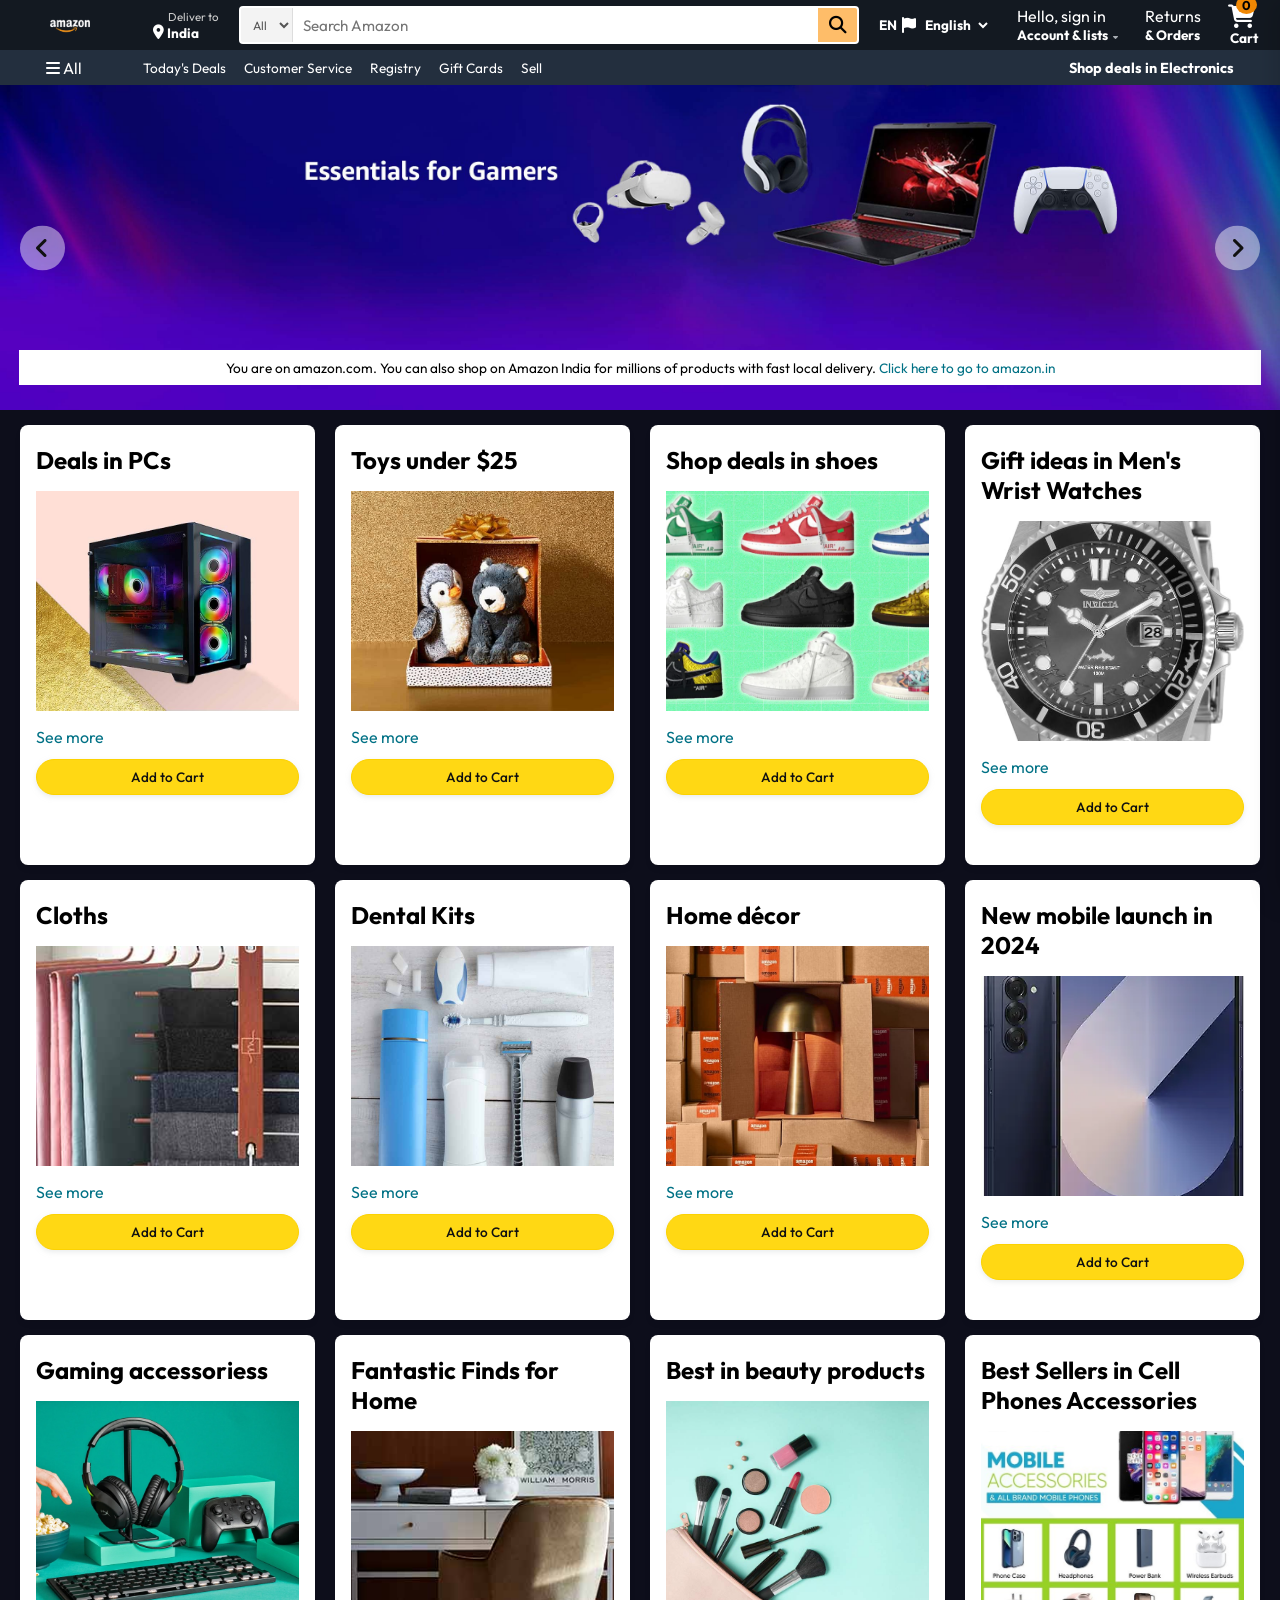
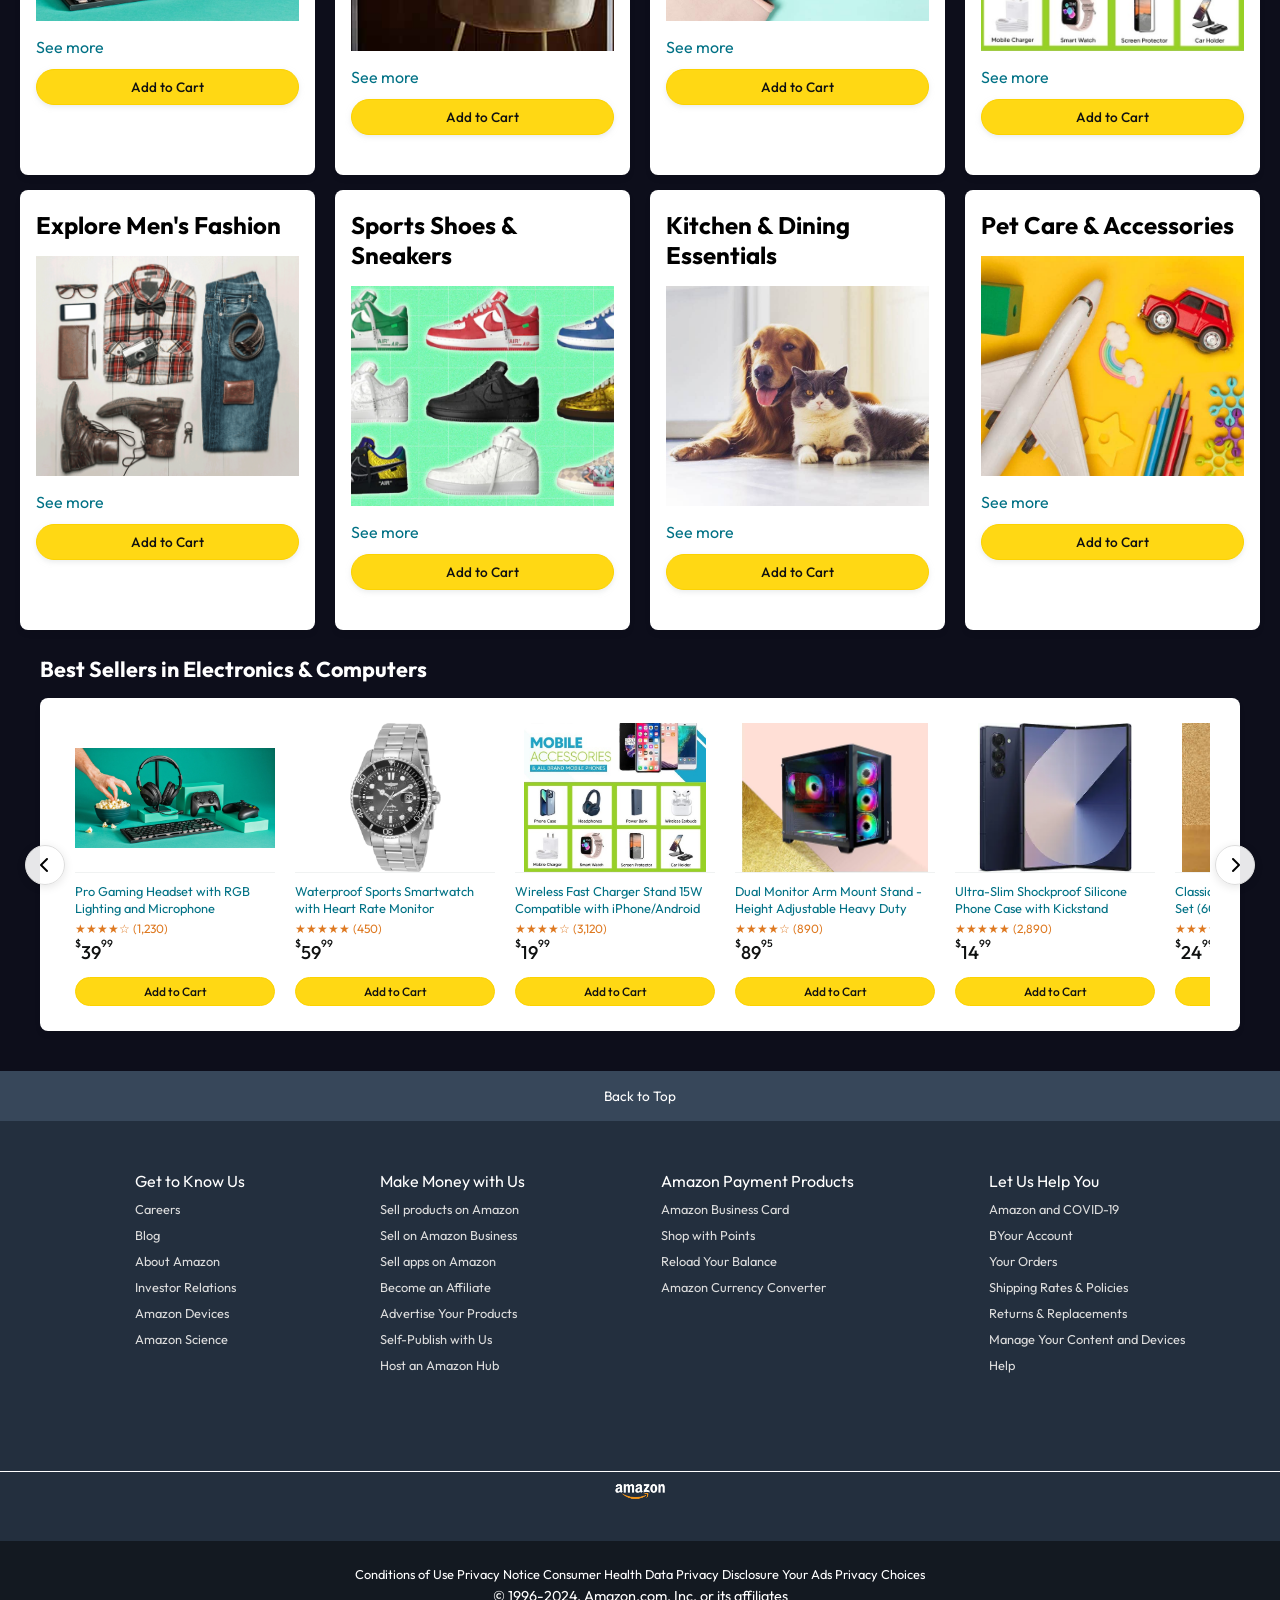
<file: index.html>
<!DOCTYPE html>
<html lang="en">

<head>
    <meta charset="UTF-8">
    <meta name="viewport" content="width=device-width, initial-scale=1.0">
    <title>Amazon Clone - Shop Online</title>
    <!-- Google Fonts (Outfit) -->
    <link rel="preconnect" href="https://fonts.googleapis.com">
    <link rel="preconnect" href="https://fonts.gstatic.com" crossorigin>
    <link href="https://fonts.googleapis.com/css2?family=Outfit:wght@300;400;500;600;700&display=swap" rel="stylesheet">
    <!-- FontAwesome Icons -->
    <link rel="stylesheet" href="https://cdnjs.cloudflare.com/ajax/libs/font-awesome/6.6.0/css/all.min.css">
    <link rel="stylesheet" href="style.css">
    <!-- Interactive Logic Script -->
    <script src="script.js" defer></script>
</head>


<body>
    <header>
        <!-- Navbar -->
        <div class="navbar">
            <div class="nav-logo border">
                <div class="logo"></div>
            </div>

            <div class="nav-address border">
                <p class="add-first">Deliver to</p>
                <div class="add-icon">
                    <i class="fa-solid fa-location-dot"></i>
                    <p class="add-second">India</p>
                </div>
            </div>

            <div class="nav-search">
                <select class="Search-select">
                    <option>All</option>
                </select>
                <input placeholder="Search Amazon" class="search-input">
                <div class="search-icon">
                    <i class="fa-solid fa-magnifying-glass" style="color: #000000;"></i>
                </div>
            </div>

            <!-- Dropdown flags -->
            <!-- <label for="cars">select</label>
            <select name="cars" id="cars">
                <option value="volvo">Volvo</option>
                <option value="saab">Saab</option>
                <option value="opel">Opel</option>
                <option value="audi">Audi</option>
            </select> -->
             <div class="nav-language border">
                <p>EN</p>
                <i class="fa-solid fa-flag"></i>
                <select name="language" id="language">
                    <option value="English">English</option>
                    <option value="Hindi">Hindi</option>
                    <option value="deutsch">Deutsch</option>
                    <option value="한국어">한국어</option>
                </select> 
                <!-- <i class="fa-solid fa-caret-down" style="color: #bdbfc1;"></i> -->
                </div>

            <div class="nav-singin border dropdown-trigger">
                <p><span>Hello, sign in</span></p>
                <p class="nav-second">Account & lists <i class="fa-solid fa-caret-down" style="font-size: 8px; color: #a7acb2; margin-left: 2px;"></i></p>
                
                <!-- Account Hover Dropdown -->
                <div class="account-dropdown">
                    <div class="dropdown-signin-btn-wrap">
                        <button class="dropdown-signin-btn">Sign in</button>
                        <p class="dropdown-new-cust">New customer? <a href="#">Start here.</a></p>
                    </div>
                    <div class="dropdown-lists-wrap">
                        <div class="dropdown-col">
                            <h3>Your Lists</h3>
                            <a href="#">Create a List</a>
                            <a href="#">Find a List or Registry</a>
                        </div>
                        <div class="dropdown-col">
                            <h3>Your Account</h3>
                            <a href="#">Your Account</a>
                            <a href="#">Orders</a>
                            <a href="#">Recommendations</a>
                            <a href="#">Browsing History</a>
                            <a href="#">Sign Out</a>
                        </div>
                    </div>
                </div>
            </div>

            <div class="nav-return border">
                <p><span>Returns</span></p>
                <p class="nav-second">& Orders</p>
            </div>

            <div class="nav-cart border">
                <i class="fa-duotone fa-solid fa-cart-shopping"></i>
                Cart
            </div>
            </div>
            <!-- navbar close  -->
            
            <div class="panel">
                <div class="panel-all">
                    <i class="fa-solid fa-bars"></i>
                    All
                </div>
            
               <div class="panel-ops">
                <p>Today's Deals</p>
                <p>Customer Service</p>
                <p>Registry</p>
                <p>Gift Cards</p>
                <p>Sell</p>
            </div>
            <div class="panel-deals">
                Shop deals in Electronics
            </div>
        </div>
    </header>
    <!-- panel close  -->
     <div class="hero-section">
        <div class="hero-msg">
            <p>You are on amazon.com. You can also shop on Amazon India for millions of products with fast local delivery. <a>Click here to go to amazon.in</a></p>
        </div>
     </div>

     <div class="shop-section">
        <div class="box1 box">
           <div class="box-content">
            <h2>Deals in PCs</h2>
            <div class="box-img" style="background-image: url('pc-img.jpg');"></div>
            <p><a>See more</a></p>
           </div>
        </div>
        <div class="box2 box">
            <div class="box-content">
                <h2>Toys under $25</h2>
                <div class="box-img" style="background-image: url('toy.jpg');"></div>
                <p>See more</p>
               </div>
        </div>
        <div class="box3 box">
            <div class="box-content">
                <h2>Shop deals in shoes</h2>
                <div class="box-img" style="background-image: url('Nike-Louis-Vuitton-2.webp');"></div>
                <p>See more</p>
               </div>
        </div>
        <div class="box4 box">
            <div class="box-content">
            <h2>Gift ideas in Men's Wrist Watches</h2>
            <div class="box-img" style="background-image: url('watch.jpg');"></div>
            <p>See more</p>
           </div>
           
        </div>
        <div class="box5 box">
            <div class="box-content">
            <h2>Cloths</h2>
            <div class="box-img" style="background-image: url('box1_image.jpg');"></div>
            <p>See more</p>
           </div>
     </div>
     <div class="box6 box">
        <div class="box-content">
        <h2>Dental Kits</h2>
        <div class="box-img" style="background-image: url('box2_image.jpg');"></div>
        <p>See more</p>
       </div>
       </div>
       <div class="box7 box">
        <div class="box-content">
        <h2>Home décor</h2>
        <div class="box-img" style="background-image: url('home.jpg');"></div>
        <p>See more</p>
       </div>
    </div>
       <div class="box8 box">
        <div class="box-content">
        <h2>New mobile launch in 2024</h2>
        <div class="box-img" style="background-image: url('phone');"></div>
        <p>See more</p>
       </div>
    </div>
    <div class="box9 box">
        <div class="box-content">
        <h2>Gaming accessoriess</h2>
        <div class="box-img" style="background-image: url('gaming');"></div>
        <p>See more</p>
       </div>
 </div>
 <div class="box10 box">
    <div class="box-content">
    <h2>Fantastic Finds for Home</h2>
    <div class="box-img" style="background-image: url('box3_image.jpg');"></div>
    <p>See more</p>
   </div>
</div>
   <div class="box11 box">
    <div class="box-content">
    <h2>Best in beauty products</h2>
    <div class="box-img" style="background-image: url('box5_image.jpg');"></div>
    <p>See more</p>
   </div>
</div>
   <div class="box12 box">
    <div class="box-content">
    <h2>Best Sellers in Cell Phones Accessories</h2>
    <div class="box-img" style="background-image: url('mobile\ accessories.jpg');"></div>
    <p>See more</p>
   </div>
</div>
   <div class="box13 box">
    <div class="box-content">
    <h2>Explore Men's Fashion</h2>
    <div class="box-img" style="background-image: url('mens shop');"></div>
    <p>See more</p>
   </div>
</div>
   <div class="box14 box">
    <div class="box-content">
    <h2>Sports Shoes & Sneakers</h2>
    <div class="box-img" style="background-image: url('nike');"></div>
    <p>See more</p>
   </div>
</div>
   <div class="box15 box">
    <div class="box-content">
    <h2>Kitchen & Dining Essentials</h2>
    <div class="box-img" style="background-image: url('box6_image.jpg');"></div>
    <p>See more</p>
   </div>
</div>
   <div class="box16 box">
    <div class="box-content">
    <h2>Pet Care & Accessories</h2>
    <div class="box-img" style="background-image: url('box7_image.jpg');"></div>
    <p>See more</p>
   </div>
</div>
</div>

    <!-- Best Sellers Carousel Section -->
    <div class="carousel-section">
        <h2>Best Sellers in Electronics & Computers</h2>
        <div class="carousel-container">
            <button class="carousel-control prev" id="carousel-prev"><i class="fa-solid fa-chevron-left"></i></button>
            <div class="carousel-track" id="carousel-track">
                <!-- Carousel items -->
                <div class="carousel-item">
                    <div class="carousel-img-wrap" style="background-image: url('gaming');"></div>
                    <div class="carousel-info">
                        <a href="#" class="carousel-title">Pro Gaming Headset with RGB Lighting and Microphone</a>
                        <div class="carousel-rating">★★★★☆ (1,230)</div>
                        <div class="carousel-price"><sup>$</sup>39<sup>99</sup></div>
                        <button class="carousel-add-btn" data-product-id="c1" data-product-name="Pro Gaming Headset" data-product-price="39.99" data-product-img="gaming">Add to Cart</button>
                    </div>
                </div>
                <div class="carousel-item">
                    <div class="carousel-img-wrap" style="background-image: url('watch.jpg');"></div>
                    <div class="carousel-info">
                        <a href="#" class="carousel-title">Waterproof Sports Smartwatch with Heart Rate Monitor</a>
                        <div class="carousel-rating">★★★★★ (450)</div>
                        <div class="carousel-price"><sup>$</sup>59<sup>99</sup></div>
                        <button class="carousel-add-btn" data-product-id="c2" data-product-name="Sports Smartwatch" data-product-price="59.99" data-product-img="watch.jpg">Add to Cart</button>
                    </div>
                </div>
                <div class="carousel-item">
                    <div class="carousel-img-wrap" style="background-image: url('mobile accessories.jpg');"></div>
                    <div class="carousel-info">
                        <a href="#" class="carousel-title">Wireless Fast Charger Stand 15W Compatible with iPhone/Android</a>
                        <div class="carousel-rating">★★★★☆ (3,120)</div>
                        <div class="carousel-price"><sup>$</sup>19<sup>99</sup></div>
                        <button class="carousel-add-btn" data-product-id="c3" data-product-name="Wireless Fast Charger" data-product-price="19.99" data-product-img="mobile accessories.jpg">Add to Cart</button>
                    </div>
                </div>
                <div class="carousel-item">
                    <div class="carousel-img-wrap" style="background-image: url('pc-img.jpg');"></div>
                    <div class="carousel-info">
                        <a href="#" class="carousel-title">Dual Monitor Arm Mount Stand - Height Adjustable Heavy Duty</a>
                        <div class="carousel-rating">★★★★☆ (890)</div>
                        <div class="carousel-price"><sup>$</sup>89<sup>95</sup></div>
                        <button class="carousel-add-btn" data-product-id="c4" data-product-name="Dual Monitor Arm Stand" data-product-price="89.95" data-product-img="pc-img.jpg">Add to Cart</button>
                    </div>
                </div>
                <div class="carousel-item">
                    <div class="carousel-img-wrap" style="background-image: url('phone');"></div>
                    <div class="carousel-info">
                        <a href="#" class="carousel-title">Ultra-Slim Shockproof Silicone Phone Case with Kickstand</a>
                        <div class="carousel-rating">★★★★★ (2,890)</div>
                        <div class="carousel-price"><sup>$</sup>14<sup>99</sup></div>
                        <button class="carousel-add-btn" data-product-id="c5" data-product-name="Silicone Phone Case" data-product-price="14.99" data-product-img="phone">Add to Cart</button>
                    </div>
                </div>
                <div class="carousel-item">
                    <div class="carousel-img-wrap" style="background-image: url('toy.jpg');"></div>
                    <div class="carousel-info">
                        <a href="#" class="carousel-title">Classic Educational Stacking Blocks Set (60-Pieces)</a>
                        <div class="carousel-rating">★★★★☆ (1,450)</div>
                        <div class="carousel-price"><sup>$</sup>24<sup>99</sup></div>
                        <button class="carousel-add-btn" data-product-id="c6" data-product-name="Educational Stacking Blocks" data-product-price="24.99" data-product-img="toy.jpg">Add to Cart</button>
                    </div>
                </div>
                <div class="carousel-item">
                    <div class="carousel-img-wrap" style="background-image: url('Nike-Louis-Vuitton-2.webp');"></div>
                    <div class="carousel-info">
                        <a href="#" class="carousel-title">Comfort Running Sneakers Lightweight Athletic Training Shoes</a>
                        <div class="carousel-rating">★★★★★ (720)</div>
                        <div class="carousel-price"><sup>$</sup>79<sup>99</sup></div>
                        <button class="carousel-add-btn" data-product-id="c7" data-product-name="Comfort Running Sneakers" data-product-price="79.99" data-product-img="Nike-Louis-Vuitton-2.webp">Add to Cart</button>
                    </div>
                </div>
            </div>
            <button class="carousel-control next" id="carousel-next"><i class="fa-solid fa-chevron-right"></i></button>
        </div>
    </div>

   <footer>
    <div class="foot-panel1">
    Back to Top
    </div>
    <div class="foot-panel2">
        <ul>
            <p>Get to Know Us</p>
            <a>Careers</a>
            <a>Blog</a>
            <a>About Amazon</a>
            <a>Investor Relations</a>
            <a>Amazon Devices</a>
            <a>Amazon Science</a>
        </ul>
        <ul>
            <p>Make Money with Us</p>
            <a>Sell products on Amazon</a>
            <a>Sell on Amazon Business</a>
            <a>Sell apps on Amazon</a>
            <a>Become an Affiliate</a>
            <a>Advertise Your Products</a>
            <a>Self-Publish with Us</a>
            <a>Host an Amazon Hub</a>
        </ul>
        <ul>
            <p>Amazon Payment Products</p>
            <a>Amazon Business Card</a>
            <a> Shop with Points</a>
            <a>Reload Your Balance</a>
            <a> Amazon Currency Converter</a>
        </ul>
        <ul>
            <p>Let Us Help You</p>
            <a>Amazon and COVID-19</a>
            <a>BYour Account</a>
            <a>Your Orders</a>
            <a>Shipping Rates & Policies</a>
            <a>Returns & Replacements</a>
            <a> Manage Your Content and Devices</a>
            <a>Help</a>
        </ul>
    </div>
    <div class="foot-panel3">
        <div class="logo">

        </div>
    </div>

    <div class="foot-panel4">
        <div class="pages">
            <a>Conditions of Use</a>
            <a>Privacy Notice</a>
            <a>Consumer Health Data Privacy Disclosure</a>
            <a> Your Ads Privacy Choices</a> 
        </div>
        <div class="copywrite">
            © 1996-2024, Amazon.com, Inc. or its affiliates
        </div>
    </div>
    <!-- Cart Drawer -->
    <div id="cart-drawer" class="cart-drawer">
        <div class="cart-drawer-header">
            <h2>Shopping Cart</h2>
            <span class="close-cart-drawer" id="close-cart-drawer">&times;</span>
        </div>
        <div class="cart-drawer-items" id="cart-drawer-items">
            <p class="empty-cart-msg">Your cart is empty.</p>
        </div>
        <div class="cart-drawer-footer" id="cart-drawer-footer">
            <div class="cart-subtotal">
                <span>Subtotal:</span>
                <span id="cart-subtotal-val">$0.00</span>
            </div>
            <button class="checkout-btn">Proceed to Checkout</button>
        </div>
    </div>
    <div id="cart-drawer-overlay" class="cart-drawer-overlay" id="cart-drawer-overlay"></div>

    <!-- Search Suggestions container -->
    <div id="search-suggestions" class="search-suggestions-dropdown"></div>

   </footer>
 </body>
</html>
</file>
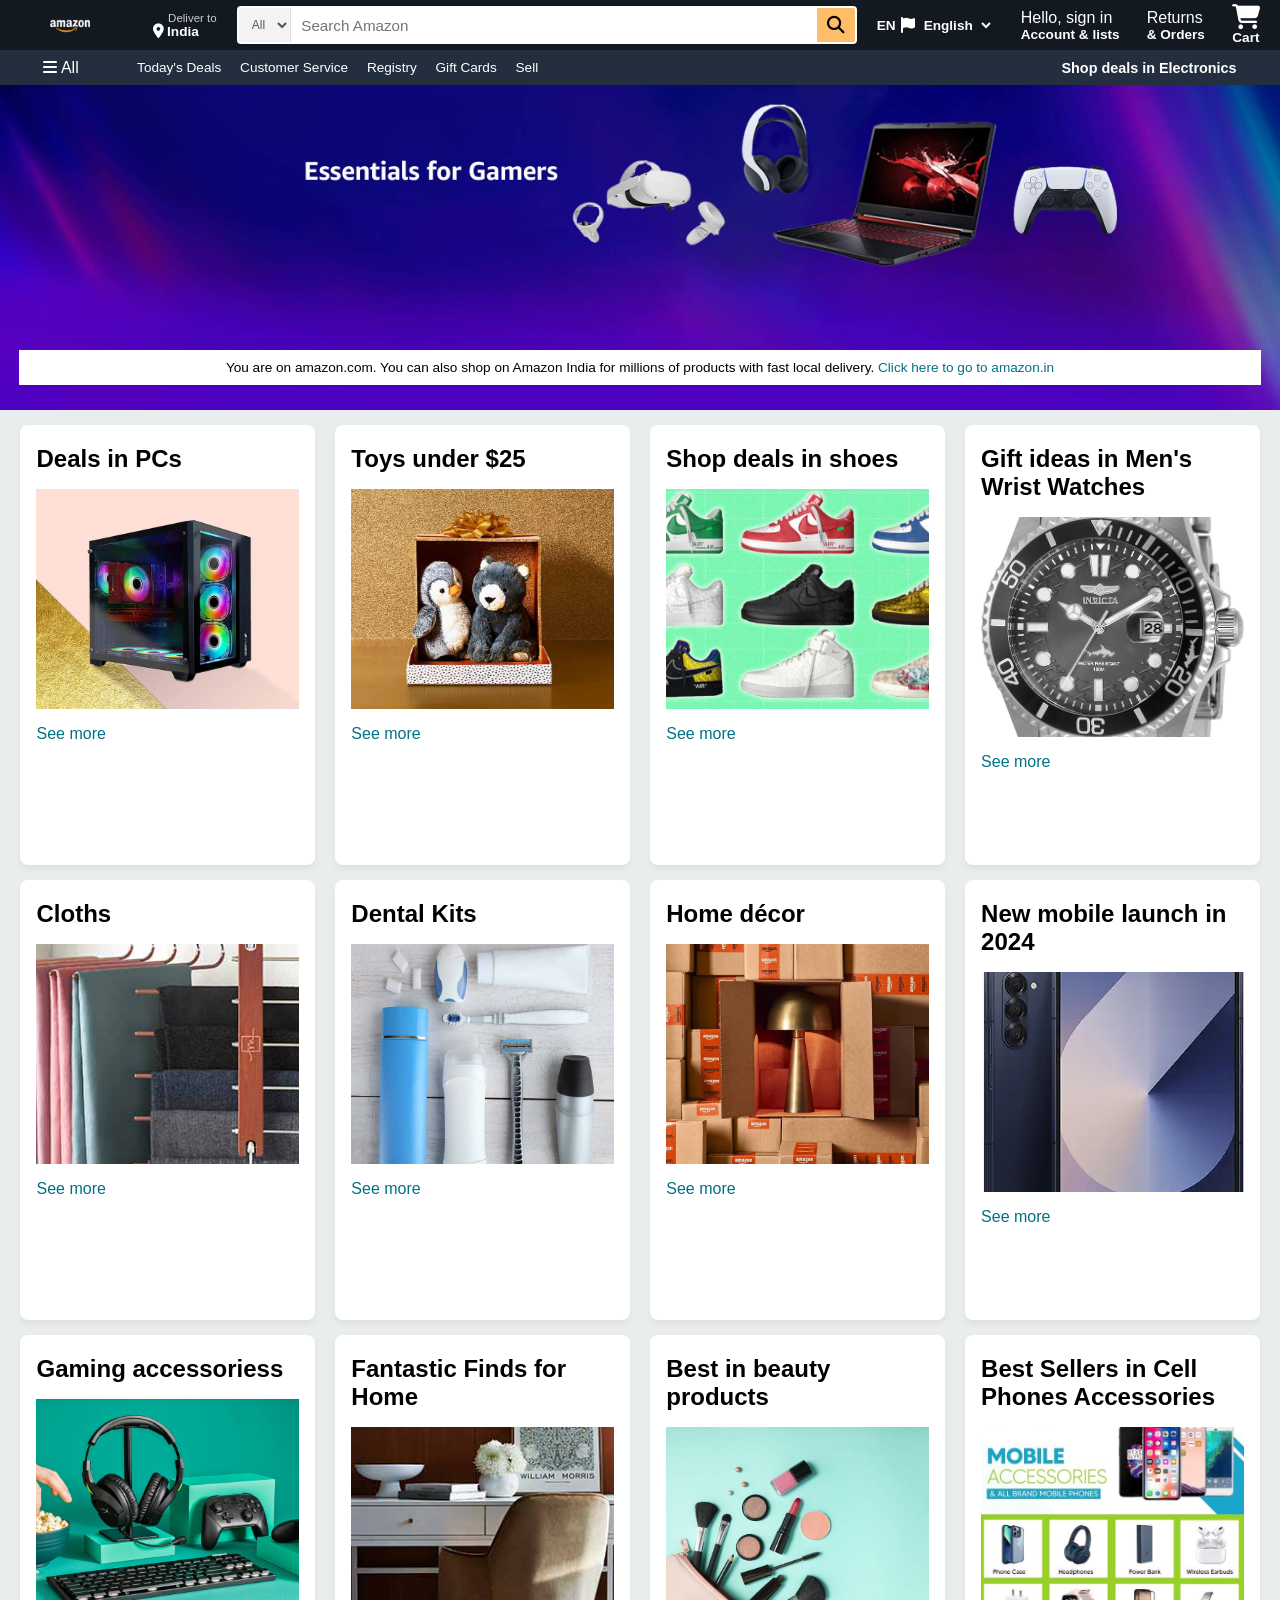
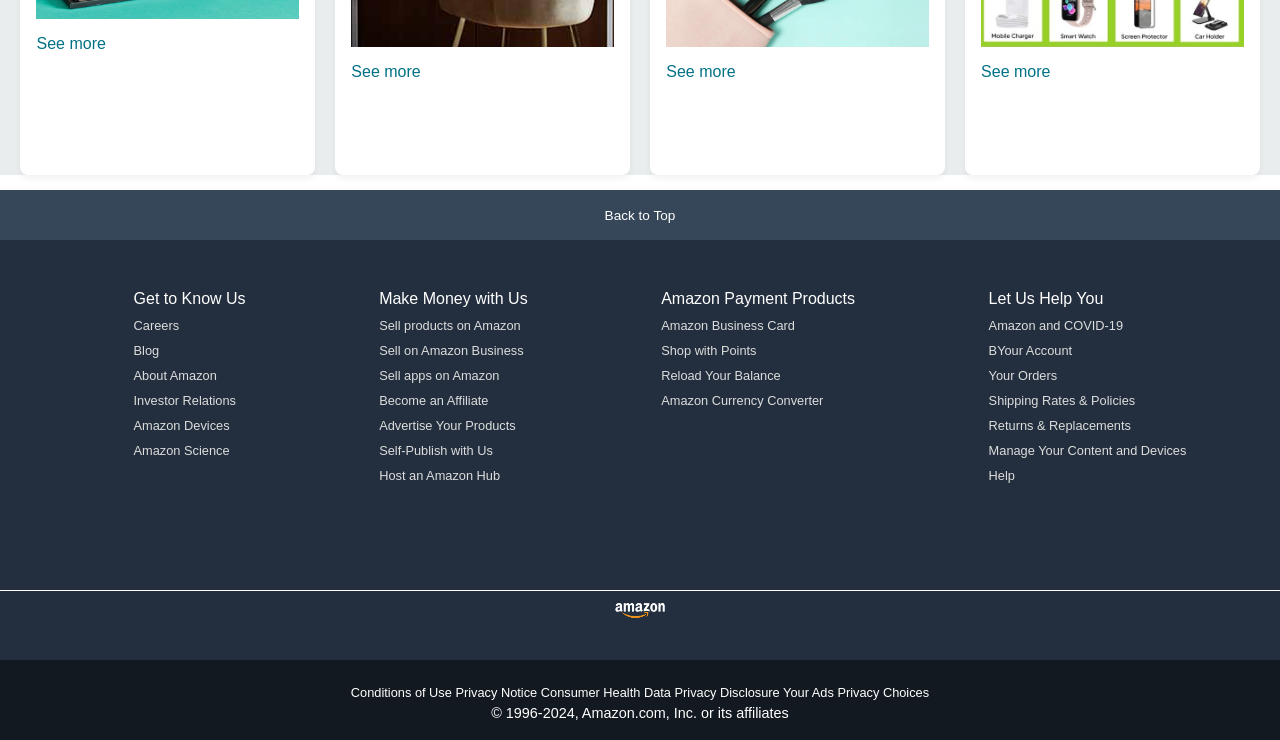
<file: amazon.html>
<!DOCTYPE html>
<html lang="en">

<head>
    <meta charset="UTF-8">
    <meta name="viewport" content="width=device-width, initial-scale=1.0">
    <title>Amazon</title>
    <link rel="stylesheet" href="https://cdnjs.cloudflare.com/ajax/libs/font-awesome/6.6.0/css/all.min.css">
    <link rel="stylesheet" href="style.css">
</head>

<body>
    <header>
        <!-- Navbar -->
        <div class="navbar">
            <div class="nav-logo border">
                <div class="logo"></div>
            </div>

            <div class="nav-address border">
                <p class="add-first">Deliver to</p>
                <div class="add-icon">
                    <i class="fa-solid fa-location-dot"></i>
                    <p class="add-second">India</p>
                </div>
            </div>

            <div class="nav-search">
                <select class="Search-select">
                    <option>All</option>
                </select>
                <input placeholder="Search Amazon" class="search-input">
                <div class="search-icon">
                    <i class="fa-solid fa-magnifying-glass" style="color: #000000;"></i>
                </div>
            </div>

            <!-- Dropdown flags -->
            <!-- <label for="cars">select</label>
            <select name="cars" id="cars">
                <option value="volvo">Volvo</option>
                <option value="saab">Saab</option>
                <option value="opel">Opel</option>
                <option value="audi">Audi</option>
            </select> -->
             <div class="nav-language border">
                <p>EN</p>
                <i class="fa-solid fa-flag"></i>
                <select name="language" id="language">
                    <option value="English">English</option>
                    <option value="Hindi">Hindi</option>
                    <option value="deutsch">Deutsch</option>
                    <option value="한국어">한국어</option>
                </select> 
                <!-- <i class="fa-solid fa-caret-down" style="color: #bdbfc1;"></i> -->
                </div>

            <div class="nav-singin border">
                <p><span>Hello, sign in</span></p>
                <p class="nav-second">Account & lists</p>
            </div>

            <div class="nav-return border">
                <p><span>Returns</span></p>
                <p class="nav-second">& Orders</p>
            </div>

            <div class="nav-cart border">
                <i class="fa-duotone fa-solid fa-cart-shopping"></i>
                Cart
            </div>
            </div>
            <!-- navbar close  -->
            
            <div class="panel">
                <div class="panel-all">
                    <i class="fa-solid fa-bars"></i>
                    All
                </div>
            
               <div class="panel-ops">
                <p>Today's Deals</p>
                <p>Customer Service</p>
                <p>Registry</p>
                <p>Gift Cards</p>
                <p>Sell</p>
            </div>
            <div class="panel-deals">
                Shop deals in Electronics
            </div>
        </div>
    </header>
    <!-- panel close  -->
     <div class="hero-section">
        <div class="hero-msg">
            <p>You are on amazon.com. You can also shop on Amazon India for millions of products with fast local delivery. <a>Click here to go to amazon.in</a></p>
        </div>
     </div>

     <div class="shop-section">
        <div class="box1 box">
           <div class="box-content">
            <h2>Deals in PCs</h2>
            <div class="box-img" style="background-image: url('pc-img.jpg');"></div>
            <p><a>See more</a></p>
           </div>
        </div>
        <div class="box2 box">
            <div class="box-content">
                <h2>Toys under $25</h2>
                <div class="box-img" style="background-image: url('toy.jpg');"></div>
                <p>See more</p>
               </div>
        </div>
        <div class="box3 box">
            <div class="box-content">
                <h2>Shop deals in shoes</h2>
                <div class="box-img" style="background-image: url('Nike-Louis-Vuitton-2.webp');"></div>
                <p>See more</p>
               </div>
        </div>
        <div class="box4 box">
            <div class="box-content">
            <h2>Gift ideas in Men's Wrist Watches</h2>
            <div class="box-img" style="background-image: url('watch.jpg');"></div>
            <p>See more</p>
           </div>
           
        </div>
        <div class="box5 box">
            <div class="box-content">
            <h2>Cloths</h2>
            <div class="box-img" style="background-image: url('box1_image.jpg');"></div>
            <p>See more</p>
           </div>
     </div>
     <div class="box6 box">
        <div class="box-content">
        <h2>Dental Kits</h2>
        <div class="box-img" style="background-image: url('box2_image.jpg');"></div>
        <p>See more</p>
       </div>
       </div>
       <div class="box7 box">
        <div class="box-content">
        <h2>Home décor</h2>
        <div class="box-img" style="background-image: url('home.jpg');"></div>
        <p>See more</p>
       </div>
    </div>
       <div class="box8 box">
        <div class="box-content">
        <h2>New mobile launch in 2024</h2>
        <div class="box-img" style="background-image: url('phone');"></div>
        <p>See more</p>
       </div>
    </div>
    <div class="box9 box">
        <div class="box-content">
        <h2>Gaming accessoriess</h2>
        <div class="box-img" style="background-image: url('gaming');"></div>
        <p>See more</p>
       </div>
 </div>
 <div class="box10 box">
    <div class="box-content">
    <h2>Fantastic Finds for Home</h2>
    <div class="box-img" style="background-image: url('box3_image.jpg');"></div>
    <p>See more</p>
   </div>
</div>
   <div class="box11 box">
    <div class="box-content">
    <h2>Best in beauty products</h2>
    <div class="box-img" style="background-image: url('box5_image.jpg');"></div>
    <p>See more</p>
   </div>
</div>
   <div class="box12 box">
    <div class="box-content">
    <h2>Best Sellers in Cell Phones Accessories</h2>
    <div class="box-img" style="background-image: url('mobile\ accessories.jpg');"></div>
    <p>See more</p>
   </div>
</div>
</div>
   <footer>
    <div class="foot-panel1">
    Back to Top
    </div>
    <div class="foot-panel2">
        <ul>
            <p>Get to Know Us</p>
            <a>Careers</a>
            <a>Blog</a>
            <a>About Amazon</a>
            <a>Investor Relations</a>
            <a>Amazon Devices</a>
            <a>Amazon Science</a>
        </ul>
        <ul>
            <p>Make Money with Us</p>
            <a>Sell products on Amazon</a>
            <a>Sell on Amazon Business</a>
            <a>Sell apps on Amazon</a>
            <a>Become an Affiliate</a>
            <a>Advertise Your Products</a>
            <a>Self-Publish with Us</a>
            <a>Host an Amazon Hub</a>
        </ul>
        <ul>
            <p>Amazon Payment Products</p>
            <a>Amazon Business Card</a>
            <a> Shop with Points</a>
            <a>Reload Your Balance</a>
            <a> Amazon Currency Converter</a>
        </ul>
        <ul>
            <p>Let Us Help You</p>
            <a>Amazon and COVID-19</a>
            <a>BYour Account</a>
            <a>Your Orders</a>
            <a>Shipping Rates & Policies</a>
            <a>Returns & Replacements</a>
            <a> Manage Your Content and Devices</a>
            <a>Help</a>
        </ul>
    </div>
    <div class="foot-panel3">
        <div class="logo">

        </div>
    </div>

    <div class="foot-panel4">
        <div class="pages">
            <a>Conditions of Use</a>
            <a>Privacy Notice</a>
            <a>Consumer Health Data Privacy Disclosure</a>
            <a> Your Ads Privacy Choices</a> 
        </div>
        <div class="copywrite">
            © 1996-2024, Amazon.com, Inc. or its affiliates
        </div>
    </div>
   </footer>
</body>
</html>
</file>
<file: style.css>
* {
    margin: 0;
    font-family: 'Outfit', 'Segoe UI', Tahoma, Geneva, Verdana, sans-serif;
    box-sizing: border-box;
}

.navbar{
    height: 50px;
    background-color: #131921;
    color: white;
    display: flex;
    align-items: center;
    justify-content: space-evenly;
}

.nav-logo {
    height: 40px !important;
    width: 120px !important;
}

.logo {
    background-image: url(amazon_logo.png);
    background-size: contain;
    background-repeat: no-repeat;
    background-position: left center;
    height: 100%;
    width: 100%;
    margin-top: 2px;
}

.border {
    border: 1px solid transparent;
    padding: 4px 6px;
    border-radius: 2px;
    cursor: pointer;
    display: flex;
    flex-direction: column;
    justify-content: center;
    height: 38px;
    transition: border-color 0.15s;
}

.border:hover {
    border: 1px solid white;
}

.add-first {
    color: #ccc;
    font-size: 0.72rem;
    margin-left: 15px;
}

.add-second {
    font-size: 0.85rem;
    font-weight: 700;
    margin-left: 3px;
    color: white;
}

.add-icon {
    display: flex;
    align-items: center;
    color: white;
}

.add-icon i {
    font-size: 0.9rem;
}

/** box3 (Search bar) **/
.nav-search {
    display: flex;
    background-color: white;
    width: 620px;
    height: 38px;
    border-radius: 4px;
    border: 2px solid transparent;
    transition: border-color 0.2s, box-shadow 0.2s;
    overflow: hidden;
}

.Search-select {
    background-color: #f3f3f3;
    width: 60px;
    text-align: center;
    border: none;
    font-size: 0.75rem;
    color: #555;
    cursor: pointer;
    outline: none;
    border-right: 1px solid #ddd;
    padding: 0 5px;
    font-family: inherit;
}

.Search-select:hover {
    background-color: #dadada;
    color: #111;
}

.search-input {
    width: 100%;
    font-size: 0.95rem;
    border: none;
    outline: none;
    padding: 0 10px;
    color: #111;
}

.search-icon {
    width: 45px;
    display: flex;
    justify-content: center;
    align-items: center;
    font-size: 1.1rem;
    background-color: #febd69;
    cursor: pointer;
    transition: background-color 0.2s;
}

.search-icon:hover {
    background-color: #f3a847;
}

.nav-search:focus-within {
    border: 2px solid #f08804;
    box-shadow: 0 0 5px rgba(240, 136, 4, 0.4);
}

/** box4 (Language & User info) **/
.span {
    font-size: 0.7rem;
}

.nav-second {
    font-size: 0.85rem;
    font-weight: 700;
}

/* Language selector styling */
.nav-language {
    display: flex;
    flex-direction: row !important;
    align-items: center;
    gap: 5px;
    padding: 4px 6px;
    height: 38px;
}

.nav-language p {
    font-size: 0.85rem;
    font-weight: 700;
    color: white;
}

#language {
    background: transparent;
    border: none;
    color: white;
    font-weight: 700;
    font-size: 0.85rem;
    cursor: pointer;
    outline: none;
    font-family: inherit;
}

#language option {
    color: black;
    background-color: white;
}

/**box 6 (Cart) **/
.nav-cart i {
    font-size: 25px;
}

.nav-cart {
    font-size: 0.85rem;
    font-weight: 700;
}
/* panel */
.panel{
    height: 35px;
    background-color: #232f3e;
    display: flex;
    color: white;
    align-items: center;
    justify-content: space-evenly;
}

.panel-ops p{
    display: inline;
    margin-left: 15px;
}

.panel-ops{
    width: 70%;
    font-size: 0.85rem;
}

.panel-deals{
    font-size: 0.9rem;
    font-weight: 700;
}
/* hero image section */
.hero-section{
    background-image: url("hero_image2.jgp.jpg");
    height: 325px;
    background-size: cover;
    display: flex;
    justify-content: center;
    align-items: flex-end;
}

.hero-msg{
    background-color: white;
    color: black;
    height: 35px;
    display: flex;
    align-items: center;
    justify-content: center;
    font-size: 0.85rem;
    width: 97%;
    margin-bottom: 25px;
}

.hero-msg a{
    color: #007185;
}

/* shop section */
.shop-section{
    display: flex;
    flex-wrap: wrap ;
    justify-content: space-evenly;
    background-color: #eaeded;
}
.box{
    /* border: 2px solid black; */
    height: 440px;
    width: 23%;
    background-color: white;
    padding: 20px 0px 15px;
    margin-top: 15px;
}

.box-img{
    height: 220px;
    background-size: cover;
    background-position: center;
    background-repeat: no-repeat;
    margin-top: 1rem;
    margin-bottom: 1rem;
}


.box-content{
    margin-left: 1rem;
    margin-right: 1rem;
}

.box-content p{
    color: #007185;
}

/* footer */
footer{
    margin-top:15px;
}
.foot-panel1{
    background-color: #37475a;
    color: white;
    height: 50px;
    display:flex;
    justify-content: center;
    align-items: center;
    font-size: 0.85rem;
}
.foot-panel2{
    background-color: #232f3e;
    color: white;
    height: 350px;
    display: flex;
    justify-content: space-evenly;
}

ul{
    margin-top: 50px;
}
ul a{
    display:block;
    font-size: 0.80rem;
    margin-top: 10px;
    color: #dddddd;
}
.foot-panel3{
    background-color:  #232f3e;
    color: white;
    border-top: 0.5px solid white;
    height: 70px;
    display: flex;
    justify-content: center;
}

.logo{
    background-image: url(amazon_logo.png);
    background-size: contain;
    background-repeat: no-repeat;
    background-position: center;
    height: 35px;
    width: 100px;
}
.foot-panel4{
    background-color: #131921;
    color: white;
    height: 80px;

    /* display: flex;
    justify-content: center;
    align-items: center; */
}
.pages{
    font-size: 0.8rem;
    text-align: center;
    padding-top: 25px;
}
.copywrite{
    font-size: 0.9rem;
    text-align: center;
    padding-top: 5px;
}

/* ==========================================
   Modern Animations, Transitions & Enhancements
   ========================================== */

/* Modernizing Card styles */
.box {
    border-radius: 8px;
    box-shadow: 0 4px 6px rgba(0,0,0,0.05);
    transition: transform 0.3s cubic-bezier(0.25, 0.8, 0.25, 1), box-shadow 0.3s ease;
    display: flex;
    flex-direction: column;
    justify-content: space-between;
}

.box:hover {
    transform: translateY(-5px);
    box-shadow: 0 12px 24px rgba(0,0,0,0.15);
}

/* Add to Cart button on cards */
.add-to-cart-btn {
    display: block;
    width: 100%;
    margin-top: 12px;
    padding: 8px 12px;
    background-color: #ffd814;
    border: 1px solid #fcd200;
    border-radius: 100px;
    font-size: 0.85rem;
    font-weight: 500;
    cursor: pointer;
    text-align: center;
    box-shadow: 0 2px 5px rgba(213,217,217,.5);
    transition: background-color 0.2s, transform 0.1s;
    color: #111;
}

.add-to-cart-btn:hover {
    background-color: #f7ca00;
}

.add-to-cart-btn:active {
    transform: scale(0.97);
}

/* Hero Slider Buttons */
.hero-section {
    position: relative;
    transition: background-image 0.5s ease-in-out;
}

.hero-slider-btn {
    position: absolute;
    top: 50%;
    transform: translateY(-50%);
    background-color: rgba(255, 255, 255, 0.45);
    border: 1px solid transparent;
    border-radius: 50%;
    width: 45px;
    height: 45px;
    display: flex;
    justify-content: center;
    align-items: center;
    font-size: 1.5rem;
    color: #111;
    cursor: pointer;
    transition: background-color 0.2s, border-color 0.2s, transform 0.2s;
    z-index: 10;
}

.hero-slider-btn:hover {
    background-color: rgba(255, 255, 255, 0.95);
    border-color: #111;
    transform: translateY(-50%) scale(1.05);
}

.hero-slider-btn:active {
    transform: translateY(-50%) scale(0.95);
}

.hero-slider-btn.prev {
    left: 20px;
}

.hero-slider-btn.next {
    right: 20px;
}

/* Cart Icon & Badge */
.nav-cart {
    display: flex;
    align-items: center;
    position: relative;
    cursor: pointer;
}

.cart-icon-wrapper {
    position: relative;
    margin-right: 5px;
}

.cart-icon-wrapper i {
    font-size: 24px;
}

#cart-count {
    position: absolute;
    top: -8px;
    right: -2px;
    background-color: #f08804;
    color: black;
    font-size: 0.8rem;
    font-weight: 700;
    padding: 1px 6px;
    border-radius: 50%;
    min-width: 18px;
    text-align: center;
}

#cart-count.bump {
    animation: cart-bump 0.3s ease-out;
}

@keyframes cart-bump {
    0% { transform: scale(1); }
    50% { transform: scale(1.4); }
    100% { transform: scale(1); }
}

/* Modal Popup Window */
.modal {
    display: none;
    position: fixed;
    z-index: 1000;
    left: 0;
    top: 0;
    width: 100%;
    height: 100%;
    background-color: rgba(0, 0, 0, 0.65);
    backdrop-filter: blur(4px);
    justify-content: center;
    align-items: center;
    opacity: 0;
    transition: opacity 0.3s ease;
}

.modal.show {
    display: flex;
    opacity: 1;
}

.modal-content {
    background-color: white;
    padding: 30px;
    border-radius: 12px;
    width: 90%;
    max-width: 650px;
    position: relative;
    box-shadow: 0 10px 30px rgba(0,0,0,0.3);
    animation: modal-zoom 0.3s cubic-bezier(0.34, 1.56, 0.64, 1);
}

@keyframes modal-zoom {
    from { transform: scale(0.9); opacity: 0; }
    to { transform: scale(1); opacity: 1; }
}

.close-modal {
    position: absolute;
    right: 20px;
    top: 15px;
    font-size: 2.2rem;
    font-weight: bold;
    color: #aaa;
    cursor: pointer;
    transition: color 0.2s;
    line-height: 1;
}

.close-modal:hover {
    color: #333;
}

.modal-body-layout {
    display: flex;
    gap: 30px;
}

.modal-img-col {
    flex: 1;
    display: flex;
    align-items: center;
    justify-content: center;
}

#modal-product-img {
    width: 100%;
    height: 250px;
    background-size: contain;
    background-repeat: no-repeat;
    background-position: center;
    border-radius: 6px;
}

.modal-info-col {
    flex: 1.2;
    display: flex;
    flex-direction: column;
    justify-content: center;
}

.modal-info-col h2 {
    font-size: 1.4rem;
    color: #0f1111;
    margin-bottom: 8px;
}

.modal-rating {
    font-size: 0.9rem;
    color: #b12704;
    margin-bottom: 12px;
}

.modal-price {
    font-size: 1.6rem;
    font-weight: 500;
    color: #0f1111;
    margin-bottom: 15px;
}

#modal-product-desc {
    font-size: 0.9rem;
    line-height: 1.4;
    color: #565959;
    margin-bottom: 20px;
}

.modal-action-btn {
    padding: 12px;
    background-color: #ffd814;
    border: 1px solid #fcd200;
    border-radius: 100px;
    font-size: 1rem;
    font-weight: 500;
    cursor: pointer;
    text-align: center;
    box-shadow: 0 2px 5px rgba(213,217,217,.5);
    transition: background-color 0.2s, transform 0.1s;
    color: #111;
}

.modal-action-btn:hover {
    background-color: #f7ca00;
}

.modal-action-btn:active {
    transform: scale(0.97);
}

/* Toast Notifications */
#toast-container {
    position: fixed;
    bottom: 25px;
    right: 25px;
    z-index: 2000;
    display: flex;
    flex-direction: column;
    gap: 10px;
}

.toast {
    background-color: #1a1a1a;
    color: white;
    padding: 12px 24px;
    border-radius: 8px;
    box-shadow: 0 5px 15px rgba(0,0,0,0.35);
    font-size: 0.95rem;
    display: flex;
    align-items: center;
    animation: toast-slide-in 0.3s cubic-bezier(0.23, 1, 0.32, 1);
    transition: opacity 0.3s ease, transform 0.3s ease;
}

.toast.fade-out {
    opacity: 0;
    transform: translateY(15px);
}

@keyframes toast-slide-in {
    from { transform: translateY(50px); opacity: 0; }
    to { transform: translateY(0); opacity: 1; }
}

/* ==========================================
   Responsive Media Queries
   ========================================== */

/* 1. Tablets and Medium Screens (< 992px) */
@media (max-width: 992px) {
    /* Product Grid: Change to 2 columns */
    .shop-section {
        padding: 10px;
    }
    .box {
        width: 47%;
        margin-top: 15px;
        margin-bottom: 5px;
        height: 430px; /* Slight adjustment for tablet */
    }
    .box-img {
        height: 200px;
    }
    
    /* Footer layout wrapping */
    .foot-panel2 {
        flex-wrap: wrap;
        height: auto;
        padding: 20px 40px;
    }
    .foot-panel2 ul {
        margin-top: 20px;
        margin-bottom: 20px;
        min-width: 180px;
        flex: 1 1 40%;
    }
}

/* 2. Mobile Devices (< 768px) */
@media (max-width: 768px) {
    /* Navbar restructuring to 2 rows */
    .navbar {
        flex-wrap: wrap;
        height: auto;
        padding: 8px 15px;
        justify-content: space-between;
    }
    
    .nav-logo {
        order: 1;
        width: auto;
        height: auto;
    }
    .logo {
        height: 30px;
        width: 80px;
    }
    
    /* Move Search to the second row and expand to full width */
    .nav-search {
        order: 4;
        width: 100%;
        margin-top: 10px;
        margin-bottom: 5px;
        height: 38px;
    }
    
    .nav-singin {
        order: 2;
        margin-left: auto;
        margin-right: 15px;
        font-size: 0.85rem;
    }
    
    .nav-cart {
        order: 3;
        font-size: 0.85rem;
    }
    
    /* Hide less important items to save screen space */
    .nav-address, 
    .nav-language, 
    .nav-return {
        display: none !important;
    }
    
    /* Horizontally scrollable panel menu */
    .panel {
        height: 40px;
        overflow-x: auto;
        justify-content: flex-start;
        padding: 0 10px;
        -webkit-overflow-scrolling: touch;
    }
    .panel-all {
        flex-shrink: 0;
        margin-right: 15px;
    }
    .panel-ops {
        display: flex;
        align-items: center;
        width: auto;
        flex-shrink: 0;
    }
    .panel-ops p {
        margin-left: 0;
        margin-right: 15px;
        white-space: nowrap;
    }
    .panel-deals {
        display: none; /* Hide marketing text to fit screen */
    }
    
    /* Hero Banner Scaling */
    .hero-section {
        height: 180px;
    }
    .hero-msg {
        font-size: 0.75rem;
        padding: 5px 10px;
        margin-bottom: 15px;
        height: auto;
        line-height: 1.3;
        text-align: center;
    }
    .hero-slider-btn {
        width: 32px;
        height: 32px;
        font-size: 1.1rem;
    }
    
    /* Product Grid: Change to 1 column */
    .box {
        width: 95%;
        height: auto;
        min-height: 380px;
        padding: 15px;
    }
    
    .box-img {
        height: 180px;
    }

    /* Modal Layout on Mobile */
    .modal-body-layout {
        flex-direction: column;
        gap: 15px;
    }
    #modal-product-img {
        height: 160px;
    }
    .modal-content {
        padding: 20px;
        width: 95%;
    }
    .modal-info-col h2 {
        font-size: 1.15rem;
    }
    .modal-price {
        font-size: 1.3rem;
        margin-bottom: 10px;
    }
    #modal-product-desc {
        font-size: 0.85rem;
        margin-bottom: 15px;
    }
    
    /* Footer stacking */
    .foot-panel2 {
        padding: 15px 25px;
        height: auto;
        flex-direction: column;
    }
    .foot-panel2 ul {
        flex: 1 1 100%;
        margin-top: 15px;
        margin-bottom: 15px;
        border-bottom: 1px solid rgba(255,255,255,0.08);
        padding-bottom: 15px;
    }
    .foot-panel2 ul:last-child {
        border-bottom: none;
    }
}

/* ==========================================
   Account Hover Dropdown Menu
   ========================================== */
.dropdown-trigger {
    position: relative;
}

.account-dropdown {
    display: none;
    position: absolute;
    top: 100%;
    right: 0;
    width: 450px;
    background-color: white;
    color: #111;
    border-radius: 4px;
    box-shadow: 0 4px 20px rgba(0,0,0,0.15);
    padding: 20px;
    z-index: 1001;
    cursor: default;
    border: 1px solid #ddd;
}

.dropdown-trigger:hover .account-dropdown {
    display: block;
}

/* Arrow pointer for dropdown */
.account-dropdown::before {
    content: '';
    position: absolute;
    bottom: 100%;
    right: 35px;
    border-width: 8px;
    border-style: solid;
    border-color: transparent transparent white transparent;
}

.dropdown-signin-btn-wrap {
    text-align: center;
    border-bottom: 1px solid #eee;
    padding-bottom: 15px;
    margin-bottom: 15px;
}

.dropdown-signin-btn {
    width: 200px;
    padding: 8px;
    background-color: #ffd814;
    border: 1px solid #fcd200;
    border-radius: 8px;
    cursor: pointer;
    font-weight: 500;
    font-size: 0.9rem;
    box-shadow: 0 2px 5px rgba(213,217,217,.5);
}

.dropdown-signin-btn:hover {
    background-color: #f7ca00;
}

.dropdown-new-cust {
    font-size: 0.75rem;
    margin-top: 5px;
    color: #333;
}

.dropdown-new-cust a {
    color: #007185;
    text-decoration: none;
}

.dropdown-new-cust a:hover {
    text-decoration: underline;
    color: #c45500;
}

.dropdown-lists-wrap {
    display: flex;
    justify-content: space-between;
    text-align: left;
}

.dropdown-col {
    width: 48%;
}

.dropdown-col h3 {
    font-size: 1rem;
    font-weight: 700;
    margin-bottom: 10px;
    color: #111;
}

.dropdown-col a {
    display: block;
    color: #333;
    font-size: 0.85rem;
    text-decoration: none;
    margin-bottom: 8px;
}

.dropdown-col a:hover {
    color: #c45500;
    text-decoration: underline;
}

/* ==========================================
   Sliding Cart Drawer Layout
   ========================================== */
.cart-drawer {
    position: fixed;
    top: 0;
    right: -400px; /* Hide by default */
    width: 400px;
    height: 100%;
    background-color: white;
    box-shadow: -5px 0 25px rgba(0,0,0,0.15);
    z-index: 2500;
    transition: right 0.3s cubic-bezier(0.16, 1, 0.3, 1);
    display: flex;
    flex-direction: column;
    color: #111;
}

.cart-drawer.open {
    right: 0;
}

.cart-drawer-header {
    padding: 20px;
    border-bottom: 1px solid #ddd;
    display: flex;
    justify-content: space-between;
    align-items: center;
    background-color: #f8f9fa;
}

.cart-drawer-header h2 {
    font-size: 1.2rem;
    color: #0f1111;
}

.close-cart-drawer {
    font-size: 2rem;
    cursor: pointer;
    color: #666;
    transition: color 0.2s;
    line-height: 1;
}

.close-cart-drawer:hover {
    color: #111;
}

.cart-drawer-items {
    flex: 1;
    overflow-y: auto;
    padding: 20px;
}

.empty-cart-msg {
    text-align: center;
    color: #666;
    font-size: 1rem;
    margin-top: 40px;
}

/* Cart Item Rows in Drawer */
.cart-item-row {
    display: flex;
    gap: 15px;
    padding-bottom: 15px;
    margin-bottom: 15px;
    border-bottom: 1px solid #eee;
    align-items: center;
}

.cart-item-img {
    width: 60px;
    height: 60px;
    background-size: contain;
    background-position: center;
    background-repeat: no-repeat;
    border-radius: 4px;
    border: 1px solid #eee;
    flex-shrink: 0;
}

.cart-item-info {
    flex: 1;
}

.cart-item-title {
    font-size: 0.85rem;
    font-weight: 500;
    color: #0f1111;
    line-height: 1.2;
    margin-bottom: 4px;
    display: -webkit-box;
    -webkit-line-clamp: 2;
    -webkit-box-orient: vertical;
    overflow: hidden;
}

.cart-item-price {
    font-size: 0.95rem;
    color: #b12704;
    font-weight: bold;
}

.cart-item-qty-control {
    display: flex;
    align-items: center;
    border: 1px solid #ddd;
    border-radius: 4px;
    overflow: hidden;
    width: fit-content;
    margin-top: 6px;
}

.cart-item-qty-btn {
    border: none;
    background-color: #f0f2f2;
    cursor: pointer;
    padding: 2px 8px;
    font-size: 0.9rem;
    transition: background-color 0.1s;
}

.cart-item-qty-btn:hover {
    background-color: #e3e6e6;
}

.cart-item-qty-val {
    padding: 0 10px;
    font-size: 0.85rem;
    font-weight: 500;
}

.cart-item-remove-btn {
    border: none;
    background: none;
    color: #007185;
    font-size: 0.75rem;
    cursor: pointer;
    padding: 0;
    margin-top: 5px;
    display: block;
}

.cart-item-remove-btn:hover {
    text-decoration: underline;
    color: #c45500;
}

.cart-drawer-footer {
    padding: 20px;
    border-top: 1px solid #ddd;
    background-color: #f8f9fa;
}

.cart-subtotal {
    display: flex;
    justify-content: space-between;
    font-size: 1.1rem;
    font-weight: 700;
    margin-bottom: 15px;
    color: #0f1111;
}

#cart-subtotal-val {
    color: #b12704;
}

.checkout-btn {
    width: 100%;
    padding: 12px;
    background-color: #ffd814;
    border: 1px solid #fcd200;
    border-radius: 100px;
    font-size: 1rem;
    font-weight: 500;
    cursor: pointer;
    box-shadow: 0 2px 5px rgba(213,217,217,.5);
    transition: background-color 0.2s;
    color: #111;
}

.checkout-btn:hover {
    background-color: #f7ca00;
}

/* Background overlay */
.cart-drawer-overlay {
    display: none;
    position: fixed;
    top: 0;
    left: 0;
    width: 100%;
    height: 100%;
    background-color: rgba(0, 0, 0, 0.55);
    z-index: 2400;
}

.cart-drawer-overlay.open {
    display: block;
}

/* ==========================================
   Search Dynamic Suggestions Dropdown
   ========================================== */
.search-suggestions-dropdown {
    display: none;
    position: absolute;
    background-color: white;
    box-shadow: 0 4px 12px rgba(0,0,0,0.15);
    border-radius: 4px;
    border: 1px solid #ccc;
    z-index: 1500;
    max-height: 250px;
    overflow-y: auto;
}

.suggestion-item {
    padding: 10px 15px;
    cursor: pointer;
    font-size: 0.9rem;
    color: #333;
    display: flex;
    align-items: center;
    transition: background-color 0.15s;
}

.suggestion-item i {
    margin-right: 10px;
    color: #888;
    font-size: 0.8rem;
}

.suggestion-item:hover {
    background-color: #f3f3f3;
}

/* ==========================================
   Best Sellers Product Carousel
   ========================================== */
.carousel-section {
    padding: 25px 40px;
    background-color: #eaeded;
}

.carousel-section h2 {
    font-size: 1.35rem;
    font-weight: 700;
    color: #0f1111;
    margin-bottom: 15px;
}

.carousel-container {
    position: relative;
    display: flex;
    align-items: center;
    background-color: white;
    border-radius: 8px;
    padding: 15px 30px;
    box-shadow: 0 4px 6px rgba(0,0,0,0.05);
}

.carousel-track {
    display: flex;
    overflow-x: auto;
    scroll-behavior: smooth;
    gap: 20px;
    width: 100%;
    padding: 10px 5px;
}

/* Hide scrollbar but keep scroll functionality */
.carousel-track::-webkit-scrollbar {
    display: none;
}
.carousel-track {
    -ms-overflow-style: none;  /* IE and Edge */
    scrollbar-width: none;  /* Firefox */
}

.carousel-item {
    flex: 0 0 200px;
    display: flex;
    flex-direction: column;
    justify-content: space-between;
    transition: transform 0.2s;
}

.carousel-item:hover {
    transform: scale(1.02);
}

.carousel-img-wrap {
    height: 150px;
    background-size: contain;
    background-repeat: no-repeat;
    background-position: center;
    margin-bottom: 10px;
    border-bottom: 1px solid #f0f2f2;
}

.carousel-info {
    display: flex;
    flex-direction: column;
    gap: 5px;
}

.carousel-title {
    font-size: 0.8rem;
    color: #007185;
    text-decoration: none;
    line-height: 1.3;
    display: -webkit-box;
    -webkit-line-clamp: 2;
    -webkit-box-orient: vertical;
    overflow: hidden;
}

.carousel-title:hover {
    color: #c45500;
    text-decoration: underline;
}

.carousel-rating {
    font-size: 0.75rem;
    color: #de7921;
}

.carousel-price {
    font-size: 1.15rem;
    font-weight: 500;
    color: #0f1111;
}

.carousel-price sup {
    font-size: 0.65rem;
    position: relative;
    top: -0.3rem;
}

.carousel-add-btn {
    margin-top: 8px;
    padding: 6px;
    background-color: #ffd814;
    border: 1px solid #fcd200;
    border-radius: 100px;
    font-size: 0.75rem;
    cursor: pointer;
    font-weight: 500;
    color: #111;
    transition: background-color 0.2s;
}

.carousel-add-btn:hover {
    background-color: #f7ca00;
}

.carousel-control {
    position: absolute;
    top: 50%;
    transform: translateY(-50%);
    background-color: rgba(255,255,255,0.9);
    border: 1px solid #ddd;
    box-shadow: 0 2px 10px rgba(0,0,0,0.1);
    width: 40px;
    height: 40px;
    border-radius: 50%;
    display: flex;
    justify-content: center;
    align-items: center;
    cursor: pointer;
    z-index: 10;
    font-size: 1rem;
    transition: background-color 0.2s;
}

.carousel-control:hover {
    background-color: white;
}

.carousel-control.prev {
    left: -15px;
}

.carousel-control.next {
    right: -15px;
}

/* Responsiveness adjustments for mobile styles */
@media (max-width: 768px) {
    .account-dropdown {
        width: 300px;
        padding: 15px;
    }
    .dropdown-lists-wrap {
        flex-direction: column;
        gap: 15px;
    }
    .dropdown-col {
        width: 100%;
    }
    .cart-drawer {
        width: 320px;
        right: -320px;
    }
    .carousel-section {
        padding: 15px;
    }
    .carousel-item {
        flex: 0 0 150px;
    }
    .carousel-img-wrap {
        height: 110px;
    }
}

/* ==========================================
   Dynamic Page Background Theme
   ========================================== */
.shop-section,
.carousel-section,
body {
    transition: background-color 0.5s ease;
}

.carousel-section h2 {
    transition: color 0.5s ease;
}

/* Dark theme active classes */
.dark-bg-theme {
    background-color: #0d0e1b;
}

.dark-bg-theme .shop-section,
.dark-bg-theme .carousel-section {
    background-color: #0d0e1b;
}

.dark-bg-theme .carousel-section h2 {
    color: #ffffff;
}
</file>
